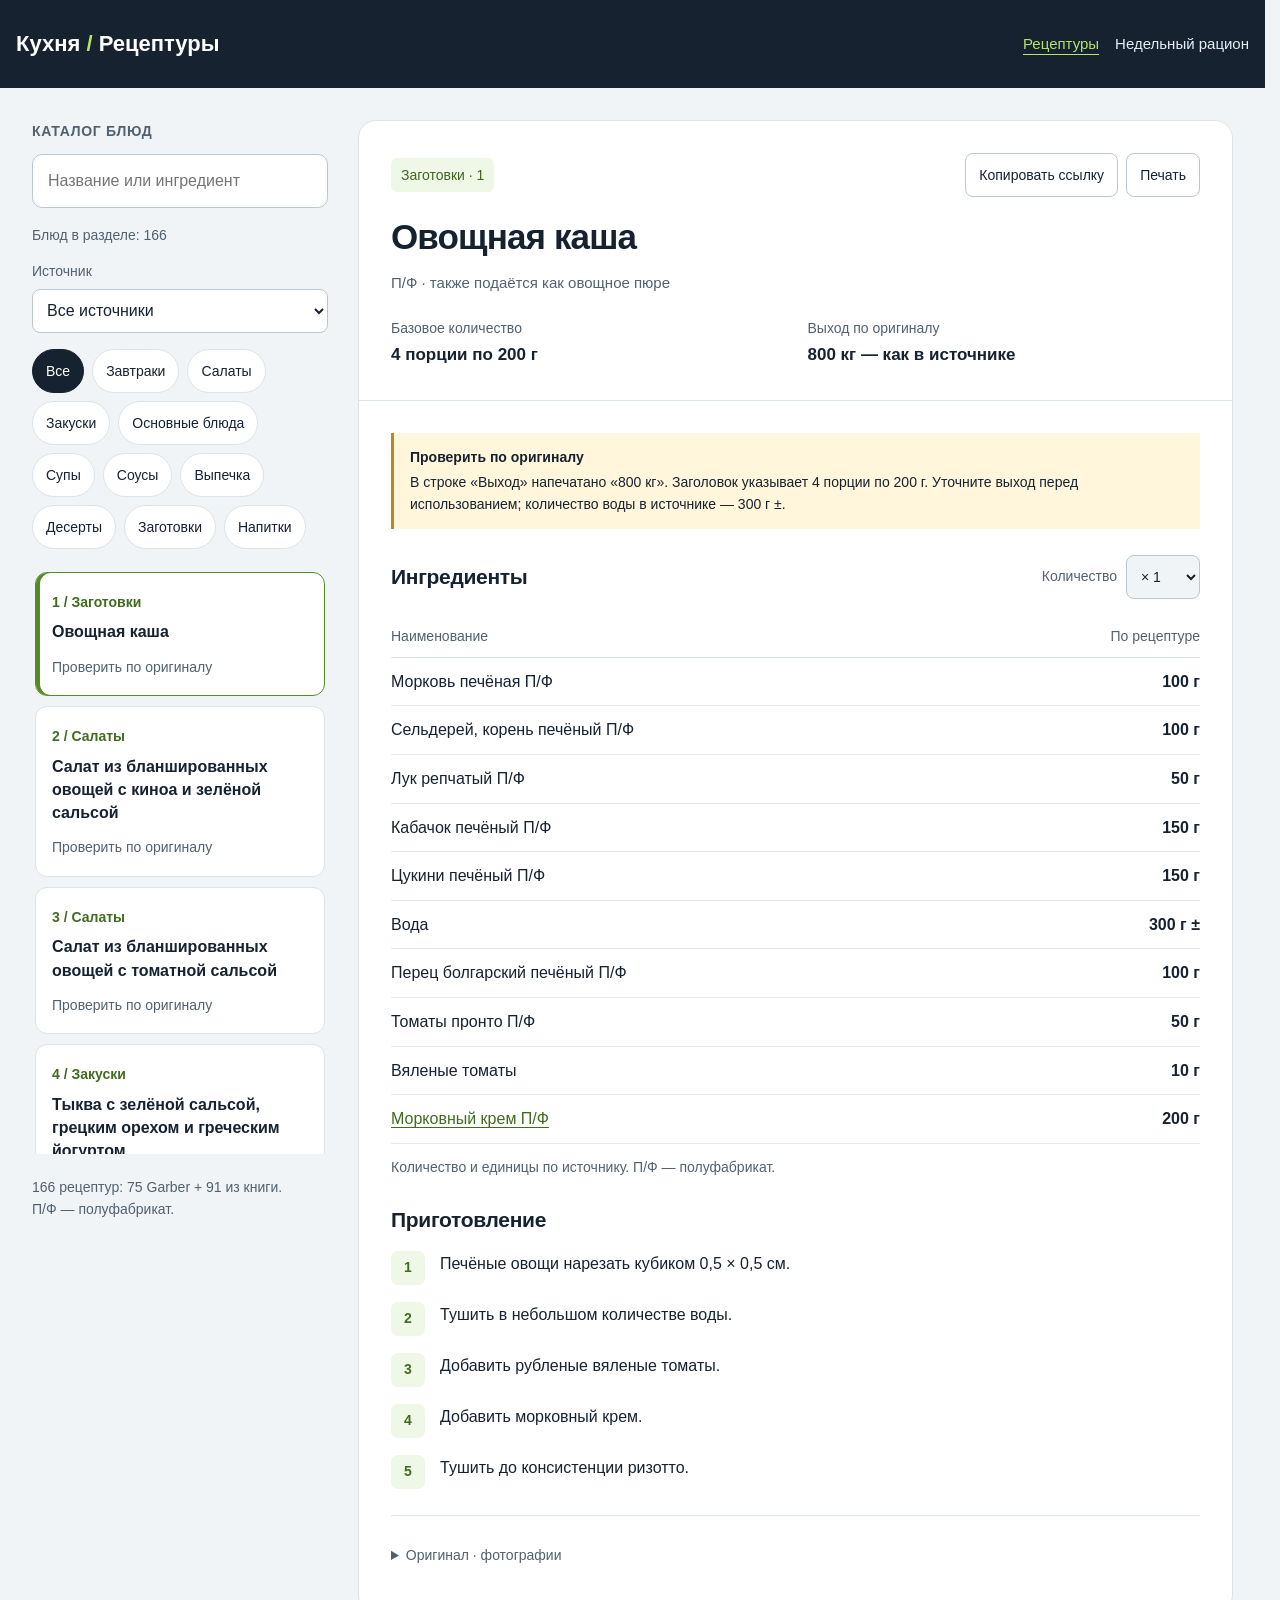
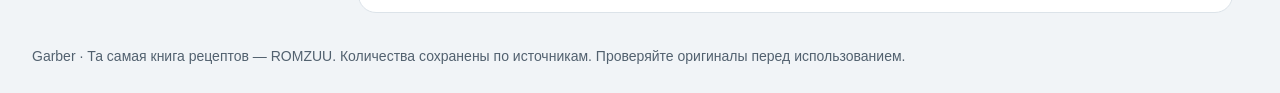
<file: index.html>
<!doctype html>
<html lang="ru"><head><meta charset="utf-8"><meta name="viewport" content="width=device-width,initial-scale=1"><title>Кухня · Рецептуры</title><meta name="description" content="Справочник рецептур: ингредиенты, граммовки и приготовление."><link rel="icon" href="data:image/svg+xml,%3Csvg xmlns='http://www.w3.org/2000/svg' viewBox='0 0 32 32'%3E%3Crect width='32' height='32' rx='8' fill='%23162230'/%3E%3Cpath d='M9 8h14v18H9z' fill='none' stroke='%23b6e56a' stroke-width='2'/%3E%3Cpath d='M12 13h8m-8 5h8' stroke='%23b6e56a' stroke-width='2'/%3E%3C/svg%3E"><link rel="stylesheet" href="styles.css?v=7"></head><body><header><div class="brand">Кухня<span> / </span>Рецептуры</div><nav class="site-nav" aria-label="Разделы сайта"><a href="index.html" aria-current="page">Рецептуры</a><a href="weekly.html">Недельный рацион</a></nav></header><main><aside><div class="label">Каталог блюд</div><input id="search" type="search" placeholder="Название или ингредиент" aria-label="Поиск блюда"><p id="search-status" class="search-status" role="status">Загрузка поиска…</p><label class="source-label" for="source-filter">Источник</label><select id="source-filter"><option value="Все">Все источники</option><option value="garber">Меню Garber</option><option value="book">Та самая книга рецептов · ROMZUU</option></select><div class="filters" aria-label="Разделы"><button class="filter active" data-filter="Все" aria-pressed="true">Все</button><button class="filter " data-filter="Завтраки" aria-pressed="false">Завтраки</button><button class="filter " data-filter="Салаты" aria-pressed="false">Салаты</button><button class="filter " data-filter="Закуски" aria-pressed="false">Закуски</button><button class="filter " data-filter="Основные блюда" aria-pressed="false">Основные блюда</button><button class="filter " data-filter="Супы" aria-pressed="false">Супы</button><button class="filter " data-filter="Соусы" aria-pressed="false">Соусы</button><button class="filter " data-filter="Выпечка" aria-pressed="false">Выпечка</button><button class="filter " data-filter="Десерты" aria-pressed="false">Десерты</button><button class="filter " data-filter="Заготовки" aria-pressed="false">Заготовки</button><button class="filter " data-filter="Напитки" aria-pressed="false">Напитки</button></div><div class="mobile-picker"><label for="recipe-picker">Выбрать блюдо</label><select id="recipe-picker"><option value="vegetable" selected>Овощная каша</option><option value="quinoa" >Салат из бланшированных овощей с киноа и зелёной сальсой</option><option value="tomato" >Салат из бланшированных овощей с томатной сальсой</option><option value="pumpkin" >Тыква с зелёной сальсой, грецким орехом и греческим йогуртом</option><option value="chips" >Овощные чипсы с овощными кремами</option><option value="smoothie" >Смузи «Яблоко / банан / черника»</option><option value="garber-1" >Ризотто из чечевицы П/Ф</option><option value="garber-2" >Чечевица П/Ф</option><option value="garber-3" >Лосось / чечевичное ризотто / спаржа</option><option value="garber-5" >Смузи манго / черника / какао</option><option value="garber-6" >Суп овощной П/Ф Минестроне</option><option value="garber-7" >Суп-пюре тыквенный с имбирём</option><option value="garber-8" >Крем брокколи П/Ф</option><option value="garber-9" >Крем морковь / свёкла / сельдерей П/Ф</option><option value="garber-10" >Рулет из сибаса с кремом из брокколи</option><option value="garber-11" >Голубцы / кролик П/Ф</option><option value="garber-12" >Голубцы 1п</option><option value="garber-13" >Драник из цукини П/Ф</option><option value="garber-14" >Драник цукини / крем свёкла / паровой лосось</option><option value="garber-15" >Сальса томатная П/Ф</option><option value="garber-16" >Соус для цветной капусты П/Ф 1п</option><option value="garber-17" >Стейк из цветной капусты с овощным соусом</option><option value="garber-18" >Стейк из молодой белокочанной капусты с овощным демигласом</option><option value="garber-19" >Шакшука / томат / шпинат / паприка / оливковый тапенад</option><option value="garber-20" >Японский омлет на гратене из гречи с пармезаном</option><option value="garber-21" >Гратен гречневый П/Ф</option><option value="garber-22" >Сырники П/Ф</option><option value="garber-23" >Сырники / фруктовый салат</option><option value="garber-24" >Творожный пудинг П/Ф</option><option value="garber-25" >Творожный пудинг 1п</option><option value="garber-26" >Каша рисовая вязкая 1п</option><option value="garber-27" >Каша овсяная вязкая</option><option value="garber-28" >Пшено П/Ф</option><option value="garber-29" >Пшено / тыква / пармезан — каша вязкая</option><option value="garber-30" >Оладьи шпинат П/Ф</option><option value="garber-31" >Оладьи шпинат / лосось с/с / яйцо</option><option value="garber-32" >Творог — запеканка / пудинг / сырники П/Ф</option><option value="garber-33" >Мусс чёрная смородина П/Ф</option><option value="garber-34" >Тесто для сладких вафель</option><option value="garber-35" >Вафли 1п</option><option value="garber-36" >Крем-суп из топинамбура</option><option value="garber-37" >Котлеты из индейки</option><option value="garber-38" >Куриный шницель</option><option value="garber-39" >Московские плюшки</option><option value="garber-40" >Пряники с глазурью</option><option value="garber-41" >Овощной бульон П/Ф</option><option value="garber-42" >Песто П/Ф</option><option value="garber-43" >Малосольный огурец П/Ф</option><option value="garber-44" >Винегрет с артишоками</option><option value="garber-45" >Квашеная капуста с морковью и кумином</option><option value="garber-46" >Ферментированные овощи с фактурой</option><option value="garber-47" >Молодая спаржа с грейпфрутом</option><option value="garber-48" >Лапша цукини с песто</option><option value="garber-49" >Греча / вяленые томаты / морковный крем</option><option value="garber-50" >Винегрет из печёных овощей П/Ф</option><option value="garber-51" >Винегрет / лосось слабой соли</option><option value="garber-52" >Банановые оладьи П/Ф</option><option value="garber-53" >Льняная каша</option><option value="garber-54" >Кокосовые сырники</option><option value="garber-55" >Каша из зелёной гречки</option><option value="garber-56" >Нутовый омлет</option><option value="garber-57" >Зелёный смузи боул</option><option value="garber-58" >Блины из зелёной гречки П/Ф</option><option value="garber-59" >Паштет из подсолнечных семечек</option><option value="garber-60" >Не рыбный паштет из семечек П/Ф</option><option value="garber-61" >Паста для тостов</option><option value="garber-62" >Seafood Dressing — заправка Chiva-Som</option><option value="garber-63" >Yam Woonsen Jay — салат со стеклянной лапшой и грибами</option><option value="garber-64" >Yam Woonsen Seafood — салат со стеклянной лапшой и морепродуктами</option><option value="garber-65" >Соус Som Tam</option><option value="garber-66" >Som Tam — салат из зелёной папайи</option><option value="garber-67" >Lentil Dhal — чечевица со шпинатом и бататом</option><option value="garber-68" >Vegetable Stock — овощной бульон Chiva-Som</option><option value="garber-69" >Каша ржаная с фиником и тыквенными семечками</option><option value="garber-70" >Маринованные огурцы</option><option value="book-009" >Рисовые оладьи</option><option value="book-010" >Домашняя гранола raw</option><option value="book-011" >Льняная каша</option><option value="book-012" >Каша из зелёной гречки</option><option value="book-013" >Гречневый смузи-боул</option><option value="book-014" >Нутовый омлет</option><option value="book-015" >Томлёная каша</option><option value="book-016" >Подсолнечная каша</option><option value="book-017" >Чиа пудинг</option><option value="book-018" >Зелёный смузи боул</option><option value="book-019" >Банановые оладьи</option><option value="book-020" >Кокосовые сырники</option><option value="book-021" >Кокосовые блины</option><option value="book-022" >Шпинатный смузи-боул</option><option value="book-023" >Бейгл</option><option value="book-024" >Кукурузный омлет</option><option value="book-025" >Подсолнечный паштет</option><option value="book-026" >Не рыбный паштет из семечек</option><option value="book-027" >Хумус из нута</option><option value="book-028" >Паштет из гречки</option><option value="book-029" >Паштет из маша</option><option value="book-030" >Тыквенный сыр к салату</option><option value="book-031" >Салат с нори и соусом из гречки</option><option value="book-032" >Зелёный салат с авокадо</option><option value="book-033" >Салат с машем</option><option value="book-034" >Анти паразитарный салат</option><option value="book-035" >Правильный огурцы помидоры салат</option><option value="book-036" >Тёплый салат с картошкой</option><option value="book-037" >Ферментированный салат</option><option value="book-038" >Салат с цветной капустой</option><option value="book-039" >Правильный винегрет</option><option value="book-040" >Селёдка под шубой</option><option value="book-041" >Зуевская щётка</option><option value="book-042" >Сезонный салат</option><option value="book-043" >Шаверма с овощным салатом</option><option value="book-044" >Стейк из капусты</option><option value="book-045" >Картофельные оладьи</option><option value="book-046" >Паста из кабачка</option><option value="book-047" >Тайская рисовая лапша</option><option value="book-048" >Лапша с овощами</option><option value="book-049" >Нутовое рагу</option><option value="book-050" >Капуста аль денте</option><option value="book-051" >Поха</option><option value="book-052" >Дал из чечевицы</option><option value="book-053" >Суси с чукой</option><option value="book-054" >Морковная котлетка</option><option value="book-055" >Овощной боул</option><option value="book-056" >Овощное рагу с рисом</option><option value="book-057" >Пророщенный маш с овощами</option><option value="book-058" >Рагу с брюссельской капустой</option><option value="book-059" >Паратха с луком</option><option value="book-060" >Пад-тай из капусты</option><option value="book-061" >Том-ям суп</option><option value="book-062" >Холодные щи</option><option value="book-063" >Грибной крем-суп</option><option value="book-064" >Овощной альденте суп</option><option value="book-065" >Детокс борщ</option><option value="book-066" >Свекольник на квасе</option><option value="book-067" >Чечевичный суп</option><option value="book-068" >Крем-суп из тыквы</option><option value="book-069" >Шийтаки суп</option><option value="book-070" >Соус из шпината</option><option value="book-071" >Соус из зелёной гречки</option><option value="book-072" >Соус из урбеча</option><option value="book-073" >Кокосовый чатни</option><option value="book-074" >Сыроедческая горчица</option><option value="book-075" >Соус карри</option><option value="book-076" >Чапати</option><option value="book-077" >Фруктовая тортилья</option><option value="book-078" >Пирог на песочном тесте</option><option value="book-079" >Овсяный пирог</option><option value="book-080" >Ягодный пирог из семечек</option><option value="book-081" >Открытый пирог</option><option value="book-082" >Овсяное печенья</option><option value="book-083" >Банановое мороженое</option><option value="book-084" >Кокосовый пломбир</option><option value="book-085" >Ягодный торт из семечек</option><option value="book-086" >Морковный торт</option><option value="book-087" >Фруктовый торт</option><option value="book-088" >Финиковый торт</option><option value="book-089" >Микс специй</option><option value="book-090" >Пророщенная зелёная гречка</option><option value="book-091" >Классическая гранола</option><option value="book-092" >Квашеные овощи</option><option value="book-093" >Овощной квас</option><option value="book-094" >Овощные хлебцы</option><option value="book-095" >Лосось из морковки</option><option value="book-096" >Кефир из кокосового молока</option><option value="book-097" >Кунжутное молоко</option><option value="book-098" >Вяленые томаты</option><option value="book-099" >Том-ям бульон</option></select><p id="picker-empty" hidden>Блюд не найдено. Попробуйте другой запрос.</p></div><nav id="list" aria-label="Выбор рецептуры"><button class="dish selected" data-id="vegetable" aria-current="true"><span class="number">1 / Заготовки</span><strong>Овощная каша</strong><small>Проверить по оригиналу</small></button><button class="dish " data-id="quinoa" aria-current="false"><span class="number">2 / Салаты</span><strong>Салат из бланшированных овощей с киноа и зелёной сальсой</strong><small>Проверить по оригиналу</small></button><button class="dish " data-id="tomato" aria-current="false"><span class="number">3 / Салаты</span><strong>Салат из бланшированных овощей с томатной сальсой</strong><small>Проверить по оригиналу</small></button><button class="dish " data-id="pumpkin" aria-current="false"><span class="number">4 / Закуски</span><strong>Тыква с зелёной сальсой, грецким орехом и греческим йогуртом</strong><small>Проверить по оригиналу</small></button><button class="dish " data-id="chips" aria-current="false"><span class="number">5 / Закуски</span><strong>Овощные чипсы с овощными кремами</strong><small>Garber</small></button><button class="dish " data-id="smoothie" aria-current="false"><span class="number">6 / Напитки</span><strong>Смузи «Яблоко / банан / черника»</strong><small>Проверить по оригиналу</small></button><button class="dish " data-id="garber-1" aria-current="false"><span class="number">7 / Заготовки</span><strong>Ризотто из чечевицы П/Ф</strong><small>Garber</small></button><button class="dish " data-id="garber-2" aria-current="false"><span class="number">8 / Заготовки</span><strong>Чечевица П/Ф</strong><small>Проверить по оригиналу</small></button><button class="dish " data-id="garber-3" aria-current="false"><span class="number">9 / Основные блюда</span><strong>Лосось / чечевичное ризотто / спаржа</strong><small>Проверить по оригиналу</small></button><button class="dish " data-id="garber-5" aria-current="false"><span class="number">10 / Напитки</span><strong>Смузи манго / черника / какао</strong><small>Проверить по оригиналу</small></button><button class="dish " data-id="garber-6" aria-current="false"><span class="number">11 / Супы</span><strong>Суп овощной П/Ф Минестроне</strong><small>Проверить по оригиналу</small></button><button class="dish " data-id="garber-7" aria-current="false"><span class="number">12 / Супы</span><strong>Суп-пюре тыквенный с имбирём</strong><small>Проверить по оригиналу</small></button><button class="dish " data-id="garber-8" aria-current="false"><span class="number">13 / Заготовки</span><strong>Крем брокколи П/Ф</strong><small>Проверить по оригиналу</small></button><button class="dish " data-id="garber-9" aria-current="false"><span class="number">14 / Заготовки</span><strong>Крем морковь / свёкла / сельдерей П/Ф</strong><small>Проверить по оригиналу</small></button><button class="dish " data-id="garber-10" aria-current="false"><span class="number">15 / Основные блюда</span><strong>Рулет из сибаса с кремом из брокколи</strong><small>Проверить по оригиналу</small></button><button class="dish " data-id="garber-11" aria-current="false"><span class="number">16 / Заготовки</span><strong>Голубцы / кролик П/Ф</strong><small>Garber</small></button><button class="dish " data-id="garber-12" aria-current="false"><span class="number">17 / Основные блюда</span><strong>Голубцы 1п</strong><small>Проверить по оригиналу</small></button><button class="dish " data-id="garber-13" aria-current="false"><span class="number">18 / Заготовки</span><strong>Драник из цукини П/Ф</strong><small>Garber</small></button><button class="dish " data-id="garber-14" aria-current="false"><span class="number">19 / Основные блюда</span><strong>Драник цукини / крем свёкла / паровой лосось</strong><small>Проверить по оригиналу</small></button><button class="dish " data-id="garber-15" aria-current="false"><span class="number">20 / Соусы</span><strong>Сальса томатная П/Ф</strong><small>Garber</small></button><button class="dish " data-id="garber-16" aria-current="false"><span class="number">21 / Соусы</span><strong>Соус для цветной капусты П/Ф 1п</strong><small>Проверить по оригиналу</small></button><button class="dish " data-id="garber-17" aria-current="false"><span class="number">22 / Основные блюда</span><strong>Стейк из цветной капусты с овощным соусом</strong><small>Garber</small></button><button class="dish " data-id="garber-18" aria-current="false"><span class="number">23 / Основные блюда</span><strong>Стейк из молодой белокочанной капусты с овощным демигласом</strong><small>Garber</small></button><button class="dish " data-id="garber-19" aria-current="false"><span class="number">24 / Завтраки</span><strong>Шакшука / томат / шпинат / паприка / оливковый тапенад</strong><small>Проверить по оригиналу</small></button><button class="dish " data-id="garber-20" aria-current="false"><span class="number">25 / Завтраки</span><strong>Японский омлет на гратене из гречи с пармезаном</strong><small>Проверить по оригиналу</small></button><button class="dish " data-id="garber-21" aria-current="false"><span class="number">26 / Заготовки</span><strong>Гратен гречневый П/Ф</strong><small>Garber</small></button><button class="dish " data-id="garber-22" aria-current="false"><span class="number">27 / Заготовки</span><strong>Сырники П/Ф</strong><small>Проверить по оригиналу</small></button><button class="dish " data-id="garber-23" aria-current="false"><span class="number">28 / Завтраки</span><strong>Сырники / фруктовый салат</strong><small>Garber</small></button><button class="dish " data-id="garber-24" aria-current="false"><span class="number">29 / Заготовки</span><strong>Творожный пудинг П/Ф</strong><small>Проверить по оригиналу</small></button><button class="dish " data-id="garber-25" aria-current="false"><span class="number">30 / Завтраки</span><strong>Творожный пудинг 1п</strong><small>Проверить по оригиналу</small></button><button class="dish " data-id="garber-26" aria-current="false"><span class="number">31 / Завтраки</span><strong>Каша рисовая вязкая 1п</strong><small>Проверить по оригиналу</small></button><button class="dish " data-id="garber-27" aria-current="false"><span class="number">32 / Завтраки</span><strong>Каша овсяная вязкая</strong><small>Garber</small></button><button class="dish " data-id="garber-28" aria-current="false"><span class="number">33 / Заготовки</span><strong>Пшено П/Ф</strong><small>Garber</small></button><button class="dish " data-id="garber-29" aria-current="false"><span class="number">34 / Завтраки</span><strong>Пшено / тыква / пармезан — каша вязкая</strong><small>Проверить по оригиналу</small></button><button class="dish " data-id="garber-30" aria-current="false"><span class="number">35 / Заготовки</span><strong>Оладьи шпинат П/Ф</strong><small>Проверить по оригиналу</small></button><button class="dish " data-id="garber-31" aria-current="false"><span class="number">36 / Завтраки</span><strong>Оладьи шпинат / лосось с/с / яйцо</strong><small>Проверить по оригиналу</small></button><button class="dish " data-id="garber-32" aria-current="false"><span class="number">37 / Заготовки</span><strong>Творог — запеканка / пудинг / сырники П/Ф</strong><small>Garber</small></button><button class="dish " data-id="garber-33" aria-current="false"><span class="number">38 / Заготовки</span><strong>Мусс чёрная смородина П/Ф</strong><small>Проверить по оригиналу</small></button><button class="dish " data-id="garber-34" aria-current="false"><span class="number">39 / Заготовки</span><strong>Тесто для сладких вафель</strong><small>Проверить по оригиналу</small></button><button class="dish " data-id="garber-35" aria-current="false"><span class="number">40 / Завтраки</span><strong>Вафли 1п</strong><small>Garber</small></button><button class="dish " data-id="garber-36" aria-current="false"><span class="number">41 / Супы</span><strong>Крем-суп из топинамбура</strong><small>Garber</small></button><button class="dish " data-id="garber-37" aria-current="false"><span class="number">42 / Основные блюда</span><strong>Котлеты из индейки</strong><small>Проверить по оригиналу</small></button><button class="dish " data-id="garber-38" aria-current="false"><span class="number">43 / Основные блюда</span><strong>Куриный шницель</strong><small>Garber</small></button><button class="dish " data-id="garber-39" aria-current="false"><span class="number">44 / Выпечка</span><strong>Московские плюшки</strong><small>Проверить по оригиналу</small></button><button class="dish " data-id="garber-40" aria-current="false"><span class="number">45 / Выпечка</span><strong>Пряники с глазурью</strong><small>Проверить по оригиналу</small></button><button class="dish " data-id="garber-41" aria-current="false"><span class="number">46 / Заготовки</span><strong>Овощной бульон П/Ф</strong><small>Garber</small></button><button class="dish " data-id="garber-42" aria-current="false"><span class="number">47 / Соусы</span><strong>Песто П/Ф</strong><small>Garber</small></button><button class="dish " data-id="garber-43" aria-current="false"><span class="number">48 / Заготовки</span><strong>Малосольный огурец П/Ф</strong><small>Проверить по оригиналу</small></button><button class="dish " data-id="garber-44" aria-current="false"><span class="number">49 / Салаты</span><strong>Винегрет с артишоками</strong><small>Проверить по оригиналу</small></button><button class="dish " data-id="garber-45" aria-current="false"><span class="number">50 / Заготовки</span><strong>Квашеная капуста с морковью и кумином</strong><small>Проверить по оригиналу</small></button><button class="dish " data-id="garber-46" aria-current="false"><span class="number">51 / Заготовки</span><strong>Ферментированные овощи с фактурой</strong><small>Проверить по оригиналу</small></button><button class="dish " data-id="garber-47" aria-current="false"><span class="number">52 / Салаты</span><strong>Молодая спаржа с грейпфрутом</strong><small>Проверить по оригиналу</small></button><button class="dish " data-id="garber-48" aria-current="false"><span class="number">53 / Основные блюда</span><strong>Лапша цукини с песто</strong><small>Проверить по оригиналу</small></button><button class="dish " data-id="garber-49" aria-current="false"><span class="number">54 / Основные блюда</span><strong>Греча / вяленые томаты / морковный крем</strong><small>Проверить по оригиналу</small></button><button class="dish " data-id="garber-50" aria-current="false"><span class="number">55 / Заготовки</span><strong>Винегрет из печёных овощей П/Ф</strong><small>Garber</small></button><button class="dish " data-id="garber-51" aria-current="false"><span class="number">56 / Салаты</span><strong>Винегрет / лосось слабой соли</strong><small>Проверить по оригиналу</small></button><button class="dish " data-id="garber-52" aria-current="false"><span class="number">57 / Заготовки</span><strong>Банановые оладьи П/Ф</strong><small>Проверить по оригиналу</small></button><button class="dish " data-id="garber-53" aria-current="false"><span class="number">58 / Завтраки</span><strong>Льняная каша</strong><small>Проверить по оригиналу</small></button><button class="dish " data-id="garber-54" aria-current="false"><span class="number">59 / Десерты</span><strong>Кокосовые сырники</strong><small>Проверить по оригиналу</small></button><button class="dish " data-id="garber-55" aria-current="false"><span class="number">60 / Завтраки</span><strong>Каша из зелёной гречки</strong><small>Проверить по оригиналу</small></button><button class="dish " data-id="garber-56" aria-current="false"><span class="number">61 / Завтраки</span><strong>Нутовый омлет</strong><small>Проверить по оригиналу</small></button><button class="dish " data-id="garber-57" aria-current="false"><span class="number">62 / Завтраки</span><strong>Зелёный смузи боул</strong><small>Проверить по оригиналу</small></button><button class="dish " data-id="garber-58" aria-current="false"><span class="number">63 / Заготовки</span><strong>Блины из зелёной гречки П/Ф</strong><small>Проверить по оригиналу</small></button><button class="dish " data-id="garber-59" aria-current="false"><span class="number">64 / Заготовки</span><strong>Паштет из подсолнечных семечек</strong><small>Проверить по оригиналу</small></button><button class="dish " data-id="garber-60" aria-current="false"><span class="number">65 / Заготовки</span><strong>Не рыбный паштет из семечек П/Ф</strong><small>Проверить по оригиналу</small></button><button class="dish " data-id="garber-61" aria-current="false"><span class="number">66 / Заготовки</span><strong>Паста для тостов</strong><small>Проверить по оригиналу</small></button><button class="dish " data-id="garber-62" aria-current="false"><span class="number">67 / Соусы</span><strong>Seafood Dressing — заправка Chiva-Som</strong><small>Проверить по оригиналу</small></button><button class="dish " data-id="garber-63" aria-current="false"><span class="number">68 / Салаты</span><strong>Yam Woonsen Jay — салат со стеклянной лапшой и грибами</strong><small>Проверить по оригиналу</small></button><button class="dish " data-id="garber-64" aria-current="false"><span class="number">69 / Салаты</span><strong>Yam Woonsen Seafood — салат со стеклянной лапшой и морепродуктами</strong><small>Проверить по оригиналу</small></button><button class="dish " data-id="garber-65" aria-current="false"><span class="number">70 / Соусы</span><strong>Соус Som Tam</strong><small>Проверить по оригиналу</small></button><button class="dish " data-id="garber-66" aria-current="false"><span class="number">71 / Салаты</span><strong>Som Tam — салат из зелёной папайи</strong><small>Проверить по оригиналу</small></button><button class="dish " data-id="garber-67" aria-current="false"><span class="number">72 / Основные блюда</span><strong>Lentil Dhal — чечевица со шпинатом и бататом</strong><small>Проверить по оригиналу</small></button><button class="dish " data-id="garber-68" aria-current="false"><span class="number">73 / Заготовки</span><strong>Vegetable Stock — овощной бульон Chiva-Som</strong><small>Проверить по оригиналу</small></button><button class="dish " data-id="garber-69" aria-current="false"><span class="number">74 / Завтраки</span><strong>Каша ржаная с фиником и тыквенными семечками</strong><small>Проверить по оригиналу</small></button><button class="dish " data-id="garber-70" aria-current="false"><span class="number">75 / Заготовки</span><strong>Маринованные огурцы</strong><small>Проверить по оригиналу</small></button><button class="dish " data-id="book-009" aria-current="false"><span class="number">76 / Завтраки</span><strong>Рисовые оладьи</strong><small>Книга · стр. 9</small></button><button class="dish " data-id="book-010" aria-current="false"><span class="number">77 / Завтраки</span><strong>Домашняя гранола raw</strong><small>Книга · стр. 10</small></button><button class="dish " data-id="book-011" aria-current="false"><span class="number">78 / Завтраки</span><strong>Льняная каша</strong><small>Книга · стр. 11</small></button><button class="dish " data-id="book-012" aria-current="false"><span class="number">79 / Завтраки</span><strong>Каша из зелёной гречки</strong><small>Книга · стр. 12</small></button><button class="dish " data-id="book-013" aria-current="false"><span class="number">80 / Завтраки</span><strong>Гречневый смузи-боул</strong><small>Книга · стр. 13</small></button><button class="dish " data-id="book-014" aria-current="false"><span class="number">81 / Завтраки</span><strong>Нутовый омлет</strong><small>Книга · стр. 14</small></button><button class="dish " data-id="book-015" aria-current="false"><span class="number">82 / Завтраки</span><strong>Томлёная каша</strong><small>Книга · стр. 15</small></button><button class="dish " data-id="book-016" aria-current="false"><span class="number">83 / Завтраки</span><strong>Подсолнечная каша</strong><small>Книга · стр. 16</small></button><button class="dish " data-id="book-017" aria-current="false"><span class="number">84 / Завтраки</span><strong>Чиа пудинг</strong><small>Книга · стр. 17</small></button><button class="dish " data-id="book-018" aria-current="false"><span class="number">85 / Завтраки</span><strong>Зелёный смузи боул</strong><small>Книга · стр. 18</small></button><button class="dish " data-id="book-019" aria-current="false"><span class="number">86 / Завтраки</span><strong>Банановые оладьи</strong><small>Книга · стр. 19</small></button><button class="dish " data-id="book-020" aria-current="false"><span class="number">87 / Завтраки</span><strong>Кокосовые сырники</strong><small>Книга · стр. 20</small></button><button class="dish " data-id="book-021" aria-current="false"><span class="number">88 / Завтраки</span><strong>Кокосовые блины</strong><small>Книга · стр. 21</small></button><button class="dish " data-id="book-022" aria-current="false"><span class="number">89 / Завтраки</span><strong>Шпинатный смузи-боул</strong><small>Книга · стр. 22</small></button><button class="dish " data-id="book-023" aria-current="false"><span class="number">90 / Завтраки</span><strong>Бейгл</strong><small>Книга · стр. 23</small></button><button class="dish " data-id="book-024" aria-current="false"><span class="number">91 / Завтраки</span><strong>Кукурузный омлет</strong><small>Книга · стр. 24</small></button><button class="dish " data-id="book-025" aria-current="false"><span class="number">92 / Закуски</span><strong>Подсолнечный паштет</strong><small>Книга · стр. 25</small></button><button class="dish " data-id="book-026" aria-current="false"><span class="number">93 / Закуски</span><strong>Не рыбный паштет из семечек</strong><small>Книга · стр. 26</small></button><button class="dish " data-id="book-027" aria-current="false"><span class="number">94 / Закуски</span><strong>Хумус из нута</strong><small>Книга · стр. 27</small></button><button class="dish " data-id="book-028" aria-current="false"><span class="number">95 / Закуски</span><strong>Паштет из гречки</strong><small>Книга · стр. 28</small></button><button class="dish " data-id="book-029" aria-current="false"><span class="number">96 / Закуски</span><strong>Паштет из маша</strong><small>Книга · стр. 29</small></button><button class="dish " data-id="book-030" aria-current="false"><span class="number">97 / Закуски</span><strong>Тыквенный сыр к салату</strong><small>Книга · стр. 30</small></button><button class="dish " data-id="book-031" aria-current="false"><span class="number">98 / Салаты</span><strong>Салат с нори и соусом из гречки</strong><small>Книга · стр. 31</small></button><button class="dish " data-id="book-032" aria-current="false"><span class="number">99 / Салаты</span><strong>Зелёный салат с авокадо</strong><small>Книга · стр. 32</small></button><button class="dish " data-id="book-033" aria-current="false"><span class="number">100 / Салаты</span><strong>Салат с машем</strong><small>Книга · стр. 33</small></button><button class="dish " data-id="book-034" aria-current="false"><span class="number">101 / Салаты</span><strong>Анти паразитарный салат</strong><small>Книга · стр. 34</small></button><button class="dish " data-id="book-035" aria-current="false"><span class="number">102 / Салаты</span><strong>Правильный огурцы помидоры салат</strong><small>Книга · стр. 35</small></button><button class="dish " data-id="book-036" aria-current="false"><span class="number">103 / Салаты</span><strong>Тёплый салат с картошкой</strong><small>Книга · стр. 36</small></button><button class="dish " data-id="book-037" aria-current="false"><span class="number">104 / Салаты</span><strong>Ферментированный салат</strong><small>Книга · стр. 37</small></button><button class="dish " data-id="book-038" aria-current="false"><span class="number">105 / Салаты</span><strong>Салат с цветной капустой</strong><small>Книга · стр. 38</small></button><button class="dish " data-id="book-039" aria-current="false"><span class="number">106 / Салаты</span><strong>Правильный винегрет</strong><small>Книга · стр. 39</small></button><button class="dish " data-id="book-040" aria-current="false"><span class="number">107 / Салаты</span><strong>Селёдка под шубой</strong><small>Книга · стр. 40</small></button><button class="dish " data-id="book-041" aria-current="false"><span class="number">108 / Салаты</span><strong>Зуевская щётка</strong><small>Книга · стр. 41</small></button><button class="dish " data-id="book-042" aria-current="false"><span class="number">109 / Салаты</span><strong>Сезонный салат</strong><small>Книга · стр. 42</small></button><button class="dish " data-id="book-043" aria-current="false"><span class="number">110 / Основные блюда</span><strong>Шаверма с овощным салатом</strong><small>Книга · стр. 43</small></button><button class="dish " data-id="book-044" aria-current="false"><span class="number">111 / Основные блюда</span><strong>Стейк из капусты</strong><small>Книга · стр. 44</small></button><button class="dish " data-id="book-045" aria-current="false"><span class="number">112 / Основные блюда</span><strong>Картофельные оладьи</strong><small>Книга · стр. 45</small></button><button class="dish " data-id="book-046" aria-current="false"><span class="number">113 / Основные блюда</span><strong>Паста из кабачка</strong><small>Книга · стр. 46</small></button><button class="dish " data-id="book-047" aria-current="false"><span class="number">114 / Основные блюда</span><strong>Тайская рисовая лапша</strong><small>Книга · стр. 47</small></button><button class="dish " data-id="book-048" aria-current="false"><span class="number">115 / Основные блюда</span><strong>Лапша с овощами</strong><small>Книга · стр. 48</small></button><button class="dish " data-id="book-049" aria-current="false"><span class="number">116 / Основные блюда</span><strong>Нутовое рагу</strong><small>Книга · стр. 49</small></button><button class="dish " data-id="book-050" aria-current="false"><span class="number">117 / Основные блюда</span><strong>Капуста аль денте</strong><small>Книга · стр. 50</small></button><button class="dish " data-id="book-051" aria-current="false"><span class="number">118 / Основные блюда</span><strong>Поха</strong><small>Книга · стр. 51</small></button><button class="dish " data-id="book-052" aria-current="false"><span class="number">119 / Основные блюда</span><strong>Дал из чечевицы</strong><small>Книга · стр. 52</small></button><button class="dish " data-id="book-053" aria-current="false"><span class="number">120 / Основные блюда</span><strong>Суси с чукой</strong><small>Книга · стр. 53</small></button><button class="dish " data-id="book-054" aria-current="false"><span class="number">121 / Основные блюда</span><strong>Морковная котлетка</strong><small>Книга · стр. 54</small></button><button class="dish " data-id="book-055" aria-current="false"><span class="number">122 / Основные блюда</span><strong>Овощной боул</strong><small>Книга · стр. 55</small></button><button class="dish " data-id="book-056" aria-current="false"><span class="number">123 / Основные блюда</span><strong>Овощное рагу с рисом</strong><small>Книга · стр. 56</small></button><button class="dish " data-id="book-057" aria-current="false"><span class="number">124 / Основные блюда</span><strong>Пророщенный маш с овощами</strong><small>Книга · стр. 57</small></button><button class="dish " data-id="book-058" aria-current="false"><span class="number">125 / Основные блюда</span><strong>Рагу с брюссельской капустой</strong><small>Книга · стр. 58</small></button><button class="dish " data-id="book-059" aria-current="false"><span class="number">126 / Основные блюда</span><strong>Паратха с луком</strong><small>Книга · стр. 59</small></button><button class="dish " data-id="book-060" aria-current="false"><span class="number">127 / Основные блюда</span><strong>Пад-тай из капусты</strong><small>Книга · стр. 60</small></button><button class="dish " data-id="book-061" aria-current="false"><span class="number">128 / Супы</span><strong>Том-ям суп</strong><small>Книга · стр. 61</small></button><button class="dish " data-id="book-062" aria-current="false"><span class="number">129 / Супы</span><strong>Холодные щи</strong><small>Книга · стр. 62</small></button><button class="dish " data-id="book-063" aria-current="false"><span class="number">130 / Супы</span><strong>Грибной крем-суп</strong><small>Книга · стр. 63</small></button><button class="dish " data-id="book-064" aria-current="false"><span class="number">131 / Супы</span><strong>Овощной альденте суп</strong><small>Книга · стр. 64</small></button><button class="dish " data-id="book-065" aria-current="false"><span class="number">132 / Супы</span><strong>Детокс борщ</strong><small>Книга · стр. 65</small></button><button class="dish " data-id="book-066" aria-current="false"><span class="number">133 / Супы</span><strong>Свекольник на квасе</strong><small>Книга · стр. 66</small></button><button class="dish " data-id="book-067" aria-current="false"><span class="number">134 / Супы</span><strong>Чечевичный суп</strong><small>Книга · стр. 67</small></button><button class="dish " data-id="book-068" aria-current="false"><span class="number">135 / Супы</span><strong>Крем-суп из тыквы</strong><small>Книга · стр. 68</small></button><button class="dish " data-id="book-069" aria-current="false"><span class="number">136 / Супы</span><strong>Шийтаки суп</strong><small>Книга · стр. 69</small></button><button class="dish " data-id="book-070" aria-current="false"><span class="number">137 / Соусы</span><strong>Соус из шпината</strong><small>Книга · стр. 70</small></button><button class="dish " data-id="book-071" aria-current="false"><span class="number">138 / Соусы</span><strong>Соус из зелёной гречки</strong><small>Книга · стр. 71</small></button><button class="dish " data-id="book-072" aria-current="false"><span class="number">139 / Соусы</span><strong>Соус из урбеча</strong><small>Книга · стр. 72</small></button><button class="dish " data-id="book-073" aria-current="false"><span class="number">140 / Соусы</span><strong>Кокосовый чатни</strong><small>Книга · стр. 73</small></button><button class="dish " data-id="book-074" aria-current="false"><span class="number">141 / Соусы</span><strong>Сыроедческая горчица</strong><small>Книга · стр. 74</small></button><button class="dish " data-id="book-075" aria-current="false"><span class="number">142 / Соусы</span><strong>Соус карри</strong><small>Книга · стр. 75</small></button><button class="dish " data-id="book-076" aria-current="false"><span class="number">143 / Выпечка</span><strong>Чапати</strong><small>Книга · стр. 76</small></button><button class="dish " data-id="book-077" aria-current="false"><span class="number">144 / Выпечка</span><strong>Фруктовая тортилья</strong><small>Книга · стр. 77</small></button><button class="dish " data-id="book-078" aria-current="false"><span class="number">145 / Выпечка</span><strong>Пирог на песочном тесте</strong><small>Книга · стр. 78</small></button><button class="dish " data-id="book-079" aria-current="false"><span class="number">146 / Выпечка</span><strong>Овсяный пирог</strong><small>Книга · стр. 79</small></button><button class="dish " data-id="book-080" aria-current="false"><span class="number">147 / Выпечка</span><strong>Ягодный пирог из семечек</strong><small>Книга · стр. 80</small></button><button class="dish " data-id="book-081" aria-current="false"><span class="number">148 / Выпечка</span><strong>Открытый пирог</strong><small>Книга · стр. 81</small></button><button class="dish " data-id="book-082" aria-current="false"><span class="number">149 / Выпечка</span><strong>Овсяное печенья</strong><small>Книга · стр. 82</small></button><button class="dish " data-id="book-083" aria-current="false"><span class="number">150 / Десерты</span><strong>Банановое мороженое</strong><small>Книга · стр. 83</small></button><button class="dish " data-id="book-084" aria-current="false"><span class="number">151 / Десерты</span><strong>Кокосовый пломбир</strong><small>Книга · стр. 84</small></button><button class="dish " data-id="book-085" aria-current="false"><span class="number">152 / Десерты</span><strong>Ягодный торт из семечек</strong><small>Проверить по оригиналу</small></button><button class="dish " data-id="book-086" aria-current="false"><span class="number">153 / Десерты</span><strong>Морковный торт</strong><small>Книга · стр. 86</small></button><button class="dish " data-id="book-087" aria-current="false"><span class="number">154 / Десерты</span><strong>Фруктовый торт</strong><small>Книга · стр. 88</small></button><button class="dish " data-id="book-088" aria-current="false"><span class="number">155 / Десерты</span><strong>Финиковый торт</strong><small>Книга · стр. 89</small></button><button class="dish " data-id="book-089" aria-current="false"><span class="number">156 / Заготовки</span><strong>Микс специй</strong><small>Книга · стр. 90</small></button><button class="dish " data-id="book-090" aria-current="false"><span class="number">157 / Заготовки</span><strong>Пророщенная зелёная гречка</strong><small>Книга · стр. 91</small></button><button class="dish " data-id="book-091" aria-current="false"><span class="number">158 / Заготовки</span><strong>Классическая гранола</strong><small>Книга · стр. 92</small></button><button class="dish " data-id="book-092" aria-current="false"><span class="number">159 / Заготовки</span><strong>Квашеные овощи</strong><small>Книга · стр. 93</small></button><button class="dish " data-id="book-093" aria-current="false"><span class="number">160 / Заготовки</span><strong>Овощной квас</strong><small>Книга · стр. 94</small></button><button class="dish " data-id="book-094" aria-current="false"><span class="number">161 / Заготовки</span><strong>Овощные хлебцы</strong><small>Проверить по оригиналу</small></button><button class="dish " data-id="book-095" aria-current="false"><span class="number">162 / Заготовки</span><strong>Лосось из морковки</strong><small>Книга · стр. 96</small></button><button class="dish " data-id="book-096" aria-current="false"><span class="number">163 / Заготовки</span><strong>Кефир из кокосового молока</strong><small>Книга · стр. 97</small></button><button class="dish " data-id="book-097" aria-current="false"><span class="number">164 / Заготовки</span><strong>Кунжутное молоко</strong><small>Книга · стр. 98</small></button><button class="dish " data-id="book-098" aria-current="false"><span class="number">165 / Заготовки</span><strong>Вяленые томаты</strong><small>Книга · стр. 99</small></button><button class="dish " data-id="book-099" aria-current="false"><span class="number">166 / Заготовки</span><strong>Том-ям бульон</strong><small>Проверить по оригиналу</small></button></nav><p class="aside-note">166 рецептур: 75 Garber + 91 из книги.<br>П/Ф — полуфабрикат.</p></aside><article class="sheet" id="card" aria-live="polite"><div class="sheet-head"><div class="topline"><span class="tag">Заготовки · 1</span><div class="card-actions"><button class="print" id="copy-link">Копировать ссылку</button><button class="print" id="print">Печать</button></div></div><p class="link-status" id="link-status" role="status"></p><h1 tabindex="-1">Овощная каша</h1><p class="sub">П/Ф · также подаётся как овощное пюре</p><div class="meta"><div>Базовое количество<b>4 порции по 200 г</b></div><div>Выход по оригиналу<b>800 кг — как в источнике</b></div></div></div><div class="sheet-body"><div class="notice"><b>Проверить по оригиналу</b>В строке «Выход» напечатано «800 кг». Заголовок указывает 4 порции по 200 г. Уточните выход перед использованием; количество воды в источнике — 300 г ±.</div><div class="section-head"><h2>Ингредиенты</h2><label class="scale">Количество <select id="factor" aria-label="Множитель рецептуры"><option value="0.5" >× 0,5</option><option value="1" selected>× 1</option><option value="2" >× 2</option><option value="3" >× 3</option><option value="4" >× 4</option><option value="5" >× 5</option><option value="10" >× 10</option></select></label></div><table><thead><tr><th scope="col">Наименование</th><th scope="col" id="quantity-heading">По рецептуре</th></tr></thead><tbody><tr><td>Морковь печёная П/Ф</td><td class="ingredient-quantity">100 г</td></tr><tr><td>Сельдерей, корень печёный П/Ф</td><td class="ingredient-quantity">100 г</td></tr><tr><td>Лук репчатый П/Ф</td><td class="ingredient-quantity">50 г</td></tr><tr><td>Кабачок печёный П/Ф</td><td class="ingredient-quantity">150 г</td></tr><tr><td>Цукини печёный П/Ф</td><td class="ingredient-quantity">150 г</td></tr><tr><td>Вода</td><td class="ingredient-quantity">300 г ±</td></tr><tr><td>Перец болгарский печёный П/Ф</td><td class="ingredient-quantity">100 г</td></tr><tr><td>Томаты пронто П/Ф</td><td class="ingredient-quantity">50 г</td></tr><tr><td>Вяленые томаты</td><td class="ingredient-quantity">10 г</td></tr><tr><td><a class="ingredient-link" href="#recipe=garber-9" data-recipe="garber-9" title="Открыть: Крем морковь / свёкла / сельдерей П/Ф">Морковный крем П/Ф</a></td><td class="ingredient-quantity">200 г</td></tr></tbody></table><p class="hint" id="quantity-hint">Количество и единицы по источнику. П/Ф — полуфабрикат.</p><h2>Приготовление</h2><ol class="steps"><li><div>Печёные овощи нарезать кубиком 0,5 × 0,5 см.</div></li><li><div>Тушить в небольшом количестве воды.</div></li><li><div>Добавить рубленые вяленые томаты.</div></li><li><div>Добавить морковный крем.</div></li><li><div>Тушить до консистенции ризотто.</div></li></ol><details class="source"><summary>Оригинал · фотографии</summary><div class="source-content"><p>Фотография 1 · IMG_2639</p><a href="sources/garber/IMG_2639.jpg" target="_blank" rel="noopener">Открыть исходную фотографию</a><img src="sources/garber/IMG_2639.jpg" alt="IMG_2639: Овощная каша" loading="lazy"></div></details></div></article></main><footer>Garber · Та самая книга рецептов — ROMZUU. Количества сохранены по источникам. Проверяйте оригиналы перед использованием.</footer><script src="data/recipes.js?v=5" defer></script><script src="motion.js?v=1" defer></script><script src="app.js?v=7" defer></script></body></html>
</file>
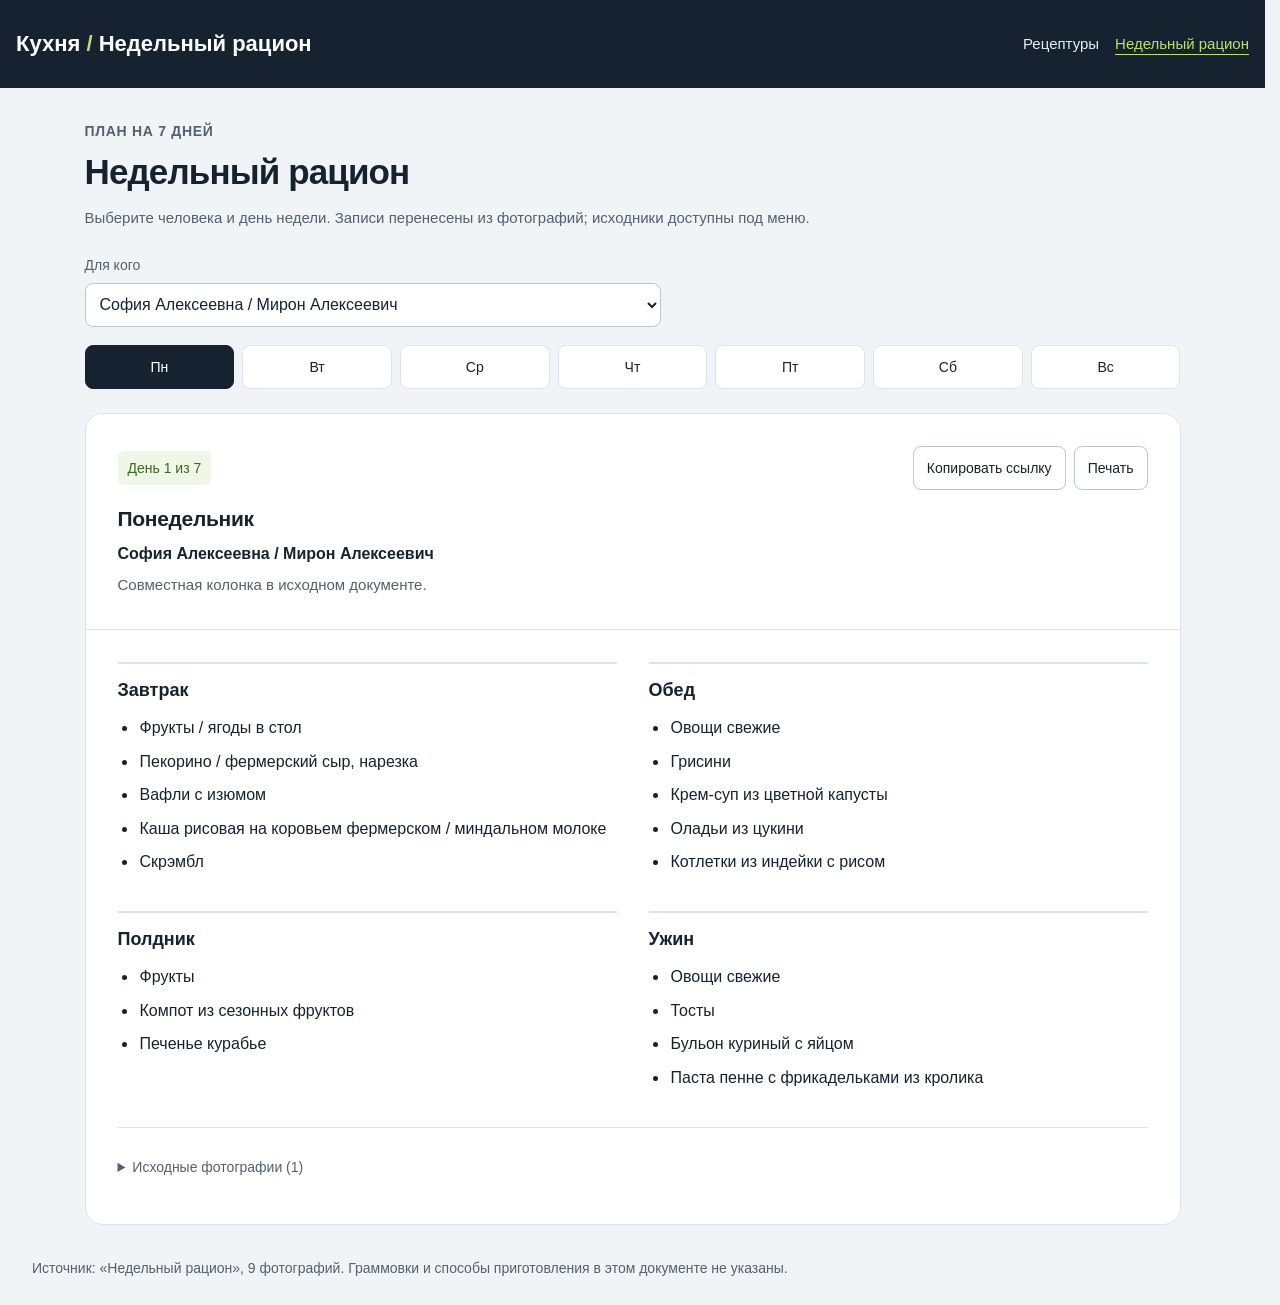
<file: weekly.html>
<!doctype html>
<html lang="ru">
<head><meta charset="utf-8"><meta name="viewport" content="width=device-width,initial-scale=1"><title>Кухня · Недельный рацион</title><meta name="description" content="Недельный рацион по людям и дням недели, с исходными фотографиями."><link rel="stylesheet" href="styles.css?v=7"><link rel="stylesheet" href="weekly.css?v=1"></head>
<body><header><div class="brand">Кухня<span> / </span>Недельный рацион</div><nav class="site-nav" aria-label="Разделы сайта"><a href="index.html">Рецептуры</a><a href="weekly.html" aria-current="page">Недельный рацион</a></nav></header>
<main class="weekly-main"><section class="weekly-intro"><div class="label">План на 7 дней</div><h1>Недельный рацион</h1><p class="sub">Выберите человека и день недели. Записи перенесены из фотографий; исходники доступны под меню.</p></section>
<section class="weekly-controls" aria-label="Выбор рациона"><label for="person">Для кого<select id="person"><option value="family">София Алексеевна / Мирон Алексеевич</option><option value="alexey">Алексей Алексеевич</option><option value="markovich">Алексей Маркович</option></select></label><nav id="days" class="day-nav" aria-label="День недели"></nav></section>
<article id="plan" class="sheet" aria-label="Меню на выбранный день"></article><noscript><p>Для выбора рациона включите JavaScript. <a href="sources/weekly/IMG_2713.jpg">Понедельник</a>, <a href="sources/weekly/IMG_2714.jpg">вторник</a>, <a href="sources/weekly/IMG_2715.jpg">среда</a>, <a href="sources/weekly/IMG_2716.jpg">четверг</a>, <a href="sources/weekly/IMG_2717.jpg">пятница</a>, <a href="sources/weekly/IMG_2718.jpg">суббота</a>, <a href="sources/weekly/IMG_2719.jpg">воскресенье</a>, <a href="sources/weekly/IMG_2720.jpg">Алексей Маркович, начало</a>, <a href="sources/weekly/IMG_2721.jpg">Алексей Маркович, продолжение</a>.</p></noscript></main>
<footer>Источник: «Недельный рацион», 9 фотографий. Граммовки и способы приготовления в этом документе не указаны.</footer><script src="data/weekly.js?v=3"></script><script src="motion.js?v=1"></script><script src="weekly.js?v=2"></script></body></html>
</file>
<file: styles.css>
:root{--ink:#162230;--muted:#52616f;--line:#dce3e9;--green:#b6e56a;--bg:#f1f4f7;color-scheme:light;font-size:100%}*{box-sizing:border-box}html{scroll-padding-top:1rem;-webkit-text-size-adjust:100%}body{margin:0;background:var(--bg);color:var(--ink);font:1rem/1.6 -apple-system,BlinkMacSystemFont,'Segoe UI',sans-serif}button,input,select{font:inherit;color:inherit}button,select,summary{cursor:pointer}button,input,select{min-height:2.75rem}button:focus-visible,a:focus-visible,input:focus-visible,select:focus-visible,summary:focus-visible{outline:3px solid #427318;outline-offset:3px}button{touch-action:manipulation}header{background:var(--ink);color:white;padding:1.375rem max(1.5rem,calc((100% - 1316px)/2));display:flex;align-items:center;justify-content:space-between;flex-wrap:wrap;gap:.75rem 1.5rem}.brand{font-size:1.375rem;font-weight:750;line-height:1.35;overflow-wrap:anywhere}.brand span{color:var(--green)}.edition{font-size:.875rem;color:#c4ced8;overflow-wrap:anywhere}main{width:100%;max-width:1380px;margin:2rem auto;padding:0 2rem;display:grid;grid-template-columns:18.5rem minmax(0,1fr);gap:1.875rem}main>*,aside,.sheet-head,.sheet-body{min-width:0;max-width:100%}aside{align-self:start}.label{font-size:.875rem;color:var(--muted);font-weight:650;letter-spacing:.05em;text-transform:uppercase}input[type=search]{width:100%;min-width:0;max-width:100%;padding:.8125rem .9375rem;border:1px solid #bbc7d1;border-radius:.625rem;background:white;margin:.75rem 0 1rem;font-size:1rem}.filters{display:flex;flex-wrap:wrap;gap:.5rem;margin-bottom:1.25rem}.filter{max-width:100%;border:1px solid var(--line);border-radius:1.5rem;padding:.5rem .8125rem;background:white;font-size:.875rem;overflow-wrap:anywhere}.filter.active{background:var(--ink);color:white;border-color:var(--ink)}#list{display:grid;grid-template-columns:minmax(0,1fr);gap:.625rem;min-width:0}.dish{width:100%;min-width:0;max-width:100%;text-align:left;border:1px solid var(--line);background:white;border-radius:.75rem;padding:1rem;color:var(--ink);overflow-wrap:anywhere}.dish.selected{border-color:#548b26;box-shadow:inset 4px 0 #548b26}.dish:hover{border-color:#8eaaa1}.dish strong{display:block;font-size:1rem;line-height:1.45;margin:.375rem 0 .625rem}.dish small{font-size:.875rem;color:var(--muted)}.dish .number{font-size:.875rem;font-weight:700;color:#416c20}.aside-note{font-size:.875rem;color:var(--muted);margin-top:1.375rem}.mobile-picker{display:none}.sheet{background:white;border:1px solid var(--line);border-radius:1.125rem;min-width:0;max-width:100%;overflow-wrap:anywhere}.sheet-head{padding:1.75rem 2rem;border-bottom:1px solid var(--line)}.topline{display:flex;align-items:center;justify-content:space-between;flex-wrap:wrap;gap:.75rem}.tag{max-width:100%;font-size:.875rem;color:#41661f;background:#eff7e7;padding:.375rem .625rem;border-radius:.375rem}.print{flex-shrink:0;background:white;border:1px solid #bbc7d1;border-radius:.5rem;padding:.5rem .8125rem;font-size:.875rem;color:var(--ink)}h1{font-size:clamp(1.5625rem,1.1rem + 1.5vw,2.1875rem);line-height:1.25;letter-spacing:-.025em;margin:1.125rem 0 .75rem;font-weight:750;overflow-wrap:anywhere}.sub{color:var(--muted);margin:0;font-size:.9375rem}.meta{display:grid;grid-template-columns:repeat(2,minmax(0,1fr));gap:1rem 1.5rem;margin-top:1.375rem}.meta div{min-width:0;font-size:.875rem;color:var(--muted);overflow-wrap:anywhere}.meta b{display:block;color:var(--ink);font-size:1.0625rem;font-weight:650;margin-top:.125rem}.sheet-body{padding:1.625rem 2rem}.notice{background:#fff6dc;border-left:3px solid #b98a17;padding:.8125rem 1rem;font-size:.875rem;margin-bottom:1.625rem;line-height:1.6;overflow-wrap:anywhere}.notice b{display:block;margin-bottom:.125rem}.section-head{display:flex;align-items:center;justify-content:space-between;flex-wrap:wrap;gap:.75rem;margin-bottom:1rem}h2{font-size:1.3125rem;line-height:1.4;margin:0;letter-spacing:-.015em;overflow-wrap:anywhere}.scale{display:flex;align-items:center;flex-wrap:wrap;gap:.5625rem;font-size:.875rem;color:var(--muted);max-width:100%;min-width:0}select{min-width:0;max-width:100%;background:var(--bg);border:1px solid #bbc7d1;border-radius:.5rem;padding:.5rem .625rem;color:var(--ink)}table{width:100%;max-width:100%;table-layout:fixed;border-collapse:collapse}th{text-align:left;font-size:.875rem;font-weight:500;color:var(--muted);padding:.625rem 0;border-bottom:1px solid var(--line);vertical-align:bottom;overflow-wrap:anywhere}td{padding:.6875rem 0;border-bottom:1px solid #e5eaf0;vertical-align:top;overflow-wrap:anywhere}th:last-child,td:last-child{width:28%;text-align:right;padding-left:.75rem;font-variant-numeric:tabular-nums;white-space:normal}td:last-child{font-weight:650}.hint{font-size:.875rem;color:var(--muted);margin:.75rem 0 1.6875rem;overflow-wrap:anywhere}.steps{list-style:none;margin:1rem 0 1.625rem;padding:0;counter-reset:step}.steps li{counter-increment:step;display:flex;gap:.9375rem;margin-bottom:1.0625rem;min-width:0}.steps li>div{min-width:0;flex:1;overflow-wrap:anywhere}.steps li:before{content:counter(step,decimal);color:#416c20;background:#eff7e7;border-radius:.4375rem;flex:0 0 2.125rem;height:2.125rem;display:grid;place-items:center;font-size:.875rem;font-weight:700}.source{border-top:1px solid var(--line);padding-top:1.25rem;font-size:.875rem;min-width:0}summary{color:var(--muted);min-height:2.75rem;padding:.5rem 0;overflow-wrap:anywhere}.source img{display:block;width:100%;max-width:100%;height:auto;margin-top:1.125rem;border-radius:.5rem}.empty{font-size:.9375rem;color:var(--muted);padding:1.25rem 0;overflow-wrap:anywhere}footer{width:100%;max-width:1380px;margin:0 auto 1.625rem;padding:0 2rem;font-size:.875rem;color:var(--muted);overflow-wrap:anywhere}[hidden]{display:none!important}
@media(max-width:1079px){main{grid-template-columns:minmax(0,1fr);padding:0 1.5rem;margin:1.5rem auto;gap:1.5rem}#list{grid-template-columns:repeat(3,minmax(0,1fr))}.dish{padding:.875rem}.aside-note{margin:.75rem 0 0}.sheet-head,.sheet-body{padding:1.5rem}footer{padding:0 1.5rem}}
@media(max-width:767px){header{padding:1rem;gap:.375rem .75rem}.brand{font-size:1.25rem}.edition{font-size:.875rem}main{padding:0 1rem;gap:1.125rem;margin:1.125rem auto}.filters{margin-bottom:.875rem}.mobile-picker{display:block;min-width:0}.mobile-picker label{display:block;font-size:.875rem;color:var(--muted);margin:0 0 .375rem}.mobile-picker select{display:block;width:100%;max-width:100%;font-size:1rem;background:white;text-overflow:ellipsis}.mobile-picker p{font-size:.875rem;color:var(--muted);margin:.5rem 0 0}#list{display:none}.aside-note{display:none}.sheet-head,.sheet-body{padding:1.25rem}.meta{gap:.75rem}.sheet{border-radius:.875rem}.steps li{gap:.75rem}footer{padding:0 1rem}}
@media(max-width:479px){header{align-items:flex-start}.edition{width:100%}main{padding:0 .75rem}.sheet-head,.sheet-body{padding:1rem}.meta{grid-template-columns:minmax(0,1fr)}.section-head{align-items:flex-start}th:last-child,td:last-child{padding-left:.5rem;width:29%}footer{padding:0 .75rem}}
@media(prefers-reduced-motion:reduce){html{scroll-behavior:auto}}
@media print{header,aside,footer,.print,.scale,.source{display:none!important}main{display:block;margin:0;padding:0;max-width:none}.sheet{border:0;border-radius:0}.sheet-head,.sheet-body{padding:.75rem 0}.notice{break-inside:avoid}body{background:white}h1{font-size:1.5625rem}thead{display:table-header-group}tr,.steps li{break-inside:avoid}.meta{grid-template-columns:repeat(2,minmax(0,1fr))}}

.search-status{font-size:.875rem;color:var(--muted);margin:0 0 .875rem;overflow-wrap:anywhere}

.source-label{display:block;font-size:.875rem;color:var(--muted)}#source-filter{width:100%;margin:.375rem 0 1rem;background:white}#list{max-height:65vh;overflow-y:auto;padding:3px}.sheet{align-self:start}@media(max-width:1079px){#list{max-height:22rem}}

/* Fluid layout keeps controls and long recipe text inside their columns. */
html{scrollbar-gutter:stable}
header{padding-left:max(1rem,env(safe-area-inset-left),calc((100% - 1316px)/2));padding-right:max(1rem,env(safe-area-inset-right),calc((100% - 1316px)/2))}
main,footer{padding-left:max(clamp(.75rem,2.5vw,2rem),env(safe-area-inset-left));padding-right:max(clamp(.75rem,2.5vw,2rem),env(safe-area-inset-right))}
.sheet-head,.sheet-body{padding:clamp(1rem,2.5vw,2rem)}
.source-content{min-width:0}.source a{display:inline-flex;align-items:center;min-height:2.75rem;max-width:100%;overflow-wrap:anywhere;color:#416c20;text-underline-offset:.2em}
input,select,button{min-height:44px}
button,summary{transition:background-color 140ms ease,border-color 140ms ease,color 140ms ease}
button:active{background-color:#e3edda}
@media(hover:hover){.filter:not(.active):hover,.print:hover,summary:hover{background-color:#eff7e7}.dish:hover{background-color:#f8fbf5}}
@media(max-width:1079px){#list{grid-template-columns:repeat(auto-fit,minmax(min(100%,14rem),1fr));max-height:min(40vh,24rem)}}
@media(max-width:767px){.mobile-picker select{font-size:1rem}.sheet{scroll-margin-top:1rem}th:last-child,td:last-child{width:34%}}
@media(max-width:359px){.sheet-head,.sheet-body{padding:.875rem}.scale{width:100%;justify-content:space-between}.meta{grid-template-columns:minmax(0,1fr)}}
@media(prefers-reduced-motion:reduce){*,*::before,*::after{animation:none!important;transition:none!important;scroll-behavior:auto!important}}
@media print{main{padding:0}.sheet-head,.sheet-body{padding:.75rem 0}*{animation:none!important;transition:none!important}}

.card-actions{display:flex;flex-wrap:wrap;gap:.5rem;max-width:100%;min-width:0}
.ingredient-link{color:#416c20;text-decoration:underline;text-underline-offset:.2em;overflow-wrap:anywhere}
.ingredient-link:hover{color:#254a09}.ingredient-variants{display:flex;flex-direction:column;gap:.5rem;margin-top:.5rem;font-size:.875rem}
.link-status{font-size:.875rem;color:#416c20;margin:0}.link-status:empty{display:none}
@media(max-width:479px){.card-actions{width:100%}.card-actions .print{flex:1 1 auto}}
@media print{.card-actions,.link-status{display:none!important}.ingredient-link{color:inherit;text-decoration:none}}

.site-nav{display:flex;flex-wrap:wrap;gap:.5rem 1rem;max-width:100%;min-width:0}.site-nav a{display:flex;align-items:center;min-height:44px;color:#e8eef4;font-size:.9375rem;text-decoration:none;overflow-wrap:anywhere}.site-nav a[aria-current=page]{color:var(--green);text-decoration:underline;text-underline-offset:.3em}.site-nav a:hover{color:var(--green)}.sr-only{position:absolute;width:1px;height:1px;padding:0;margin:-1px;overflow:hidden;clip:rect(0,0,0,0);white-space:nowrap;border:0}
</file>
<file: weekly.css>
.weekly-main{display:block;max-width:1160px}.weekly-intro{margin-bottom:1.5rem}.weekly-intro h1{margin:.5rem 0 .75rem}.weekly-controls{margin-bottom:1.5rem}.weekly-controls label{display:block;color:var(--muted);font-size:.875rem}.weekly-controls select{display:block;width:100%;max-width:36rem;margin:.375rem 0 1.125rem;background:white;font-size:1rem}.day-nav{display:grid;grid-template-columns:repeat(7,minmax(0,1fr));gap:.5rem}.day-nav a{display:flex;align-items:center;justify-content:center;min-height:44px;padding:.625rem .375rem;background:white;color:var(--ink);border:1px solid var(--line);border-radius:.5rem;text-decoration:none;font-size:.875rem;overflow-wrap:anywhere;text-align:center}.day-nav a[aria-current=date]{background:var(--ink);color:white;border-color:var(--ink)}.day-nav a:hover{border-color:#548b26}.plan-heading{margin:.875rem 0 .5rem}.plan-person{font-weight:650;margin:.375rem 0}.plan-meta{color:var(--muted);font-size:.9375rem;margin:.375rem 0 0}.meal-grid{display:grid;grid-template-columns:repeat(2,minmax(0,1fr));gap:1.75rem 2rem}.meal-grid.single{grid-template-columns:minmax(0,1fr)}.meal{min-width:0;border-top:2px solid var(--line);padding-top:.875rem;break-inside:avoid}.meal h3{font-size:1.125rem;line-height:1.4;margin:0 0 .75rem}.meal ul{padding-left:1.25rem;margin:0}.meal li{padding-left:.125rem;margin:.5rem 0;overflow-wrap:anywhere}.weekly-source{margin-top:1.75rem}.weekly-source figure{margin:1rem 0 0}.weekly-source figcaption{color:var(--muted)}.weekly-source img{aspect-ratio:1800/2400;object-fit:contain;background:var(--bg)}.weekly-note{margin-bottom:1.5rem}.plan-status{min-height:0}
@media(max-width:767px){.day-nav{grid-template-columns:repeat(4,minmax(0,1fr))}.meal-grid{grid-template-columns:minmax(0,1fr);gap:1.375rem}.day-nav a{font-size:.8125rem}}
@media(max-width:359px){.day-nav{grid-template-columns:repeat(3,minmax(0,1fr))}}
@media print{.weekly-intro,.weekly-controls{display:none}.weekly-main{display:block}.meal-grid{display:block}.meal{margin-bottom:1.25rem}.weekly-source{display:none}}
</file>
